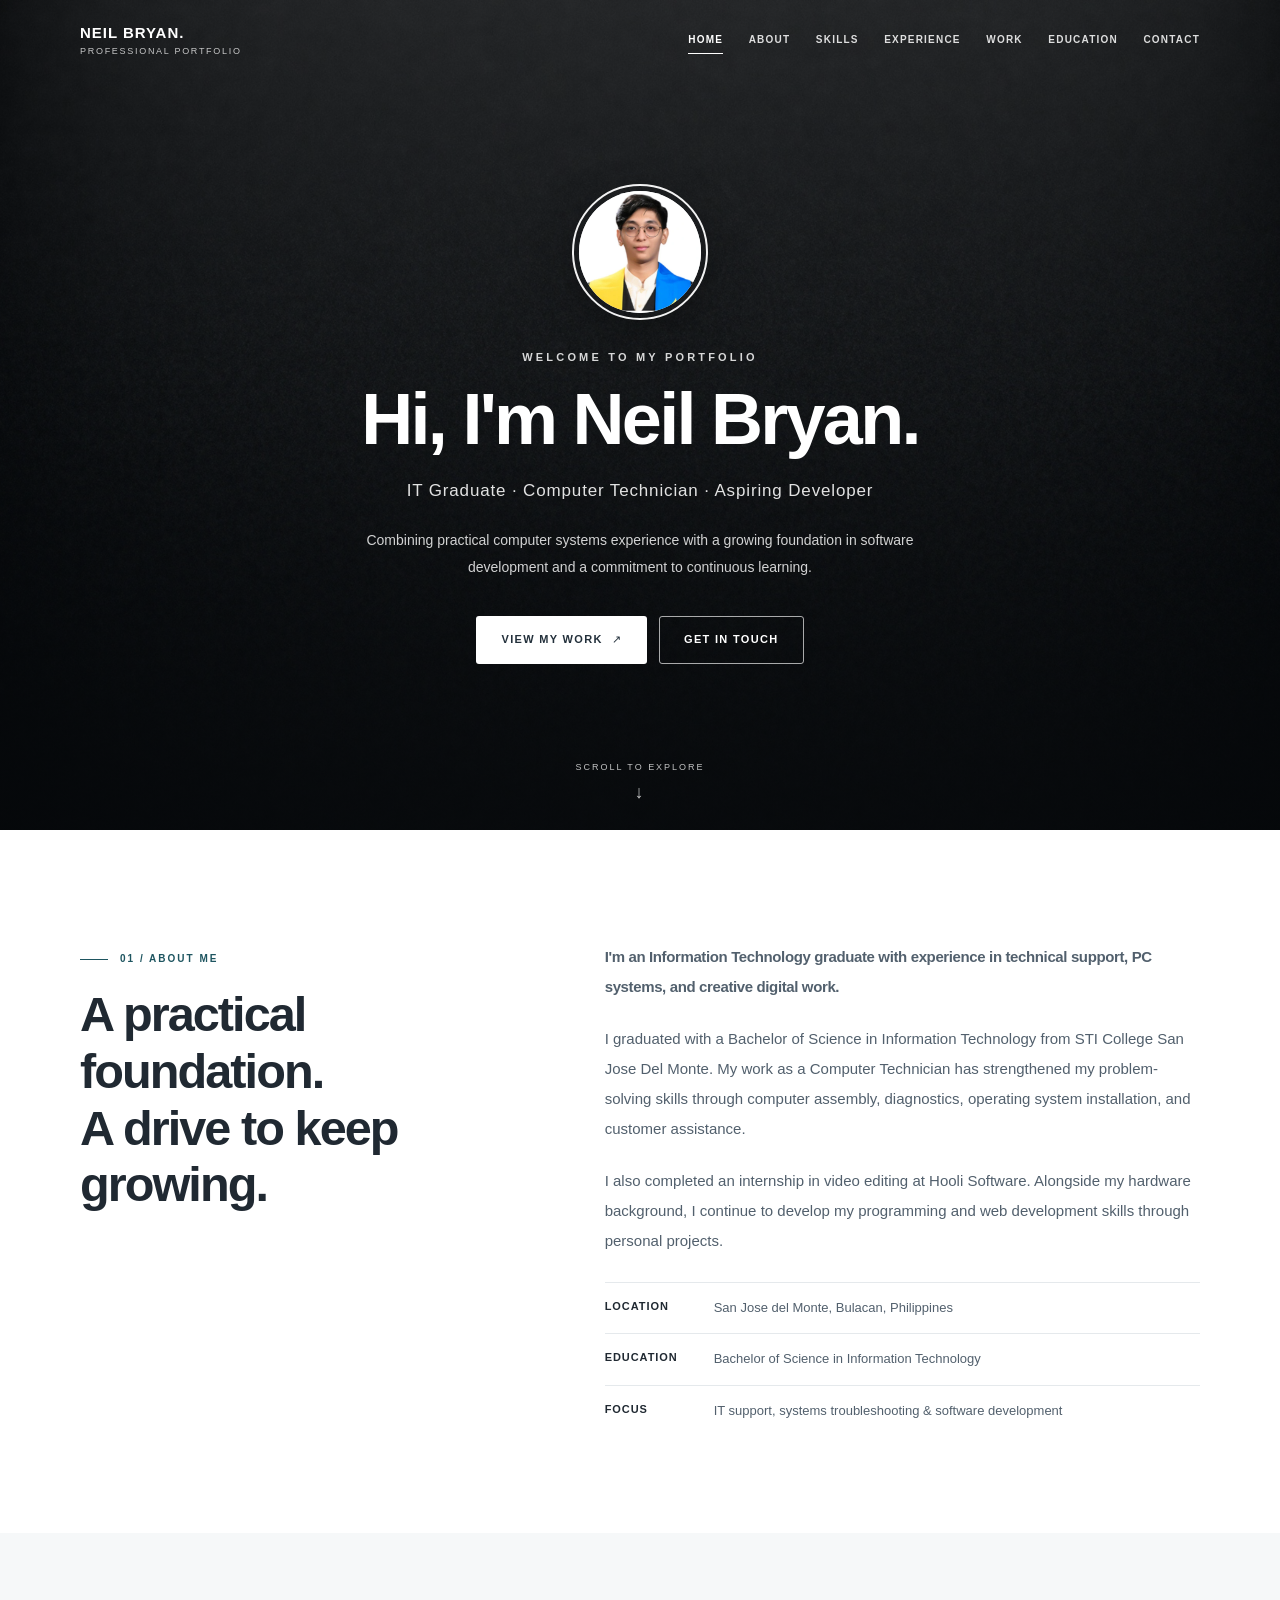
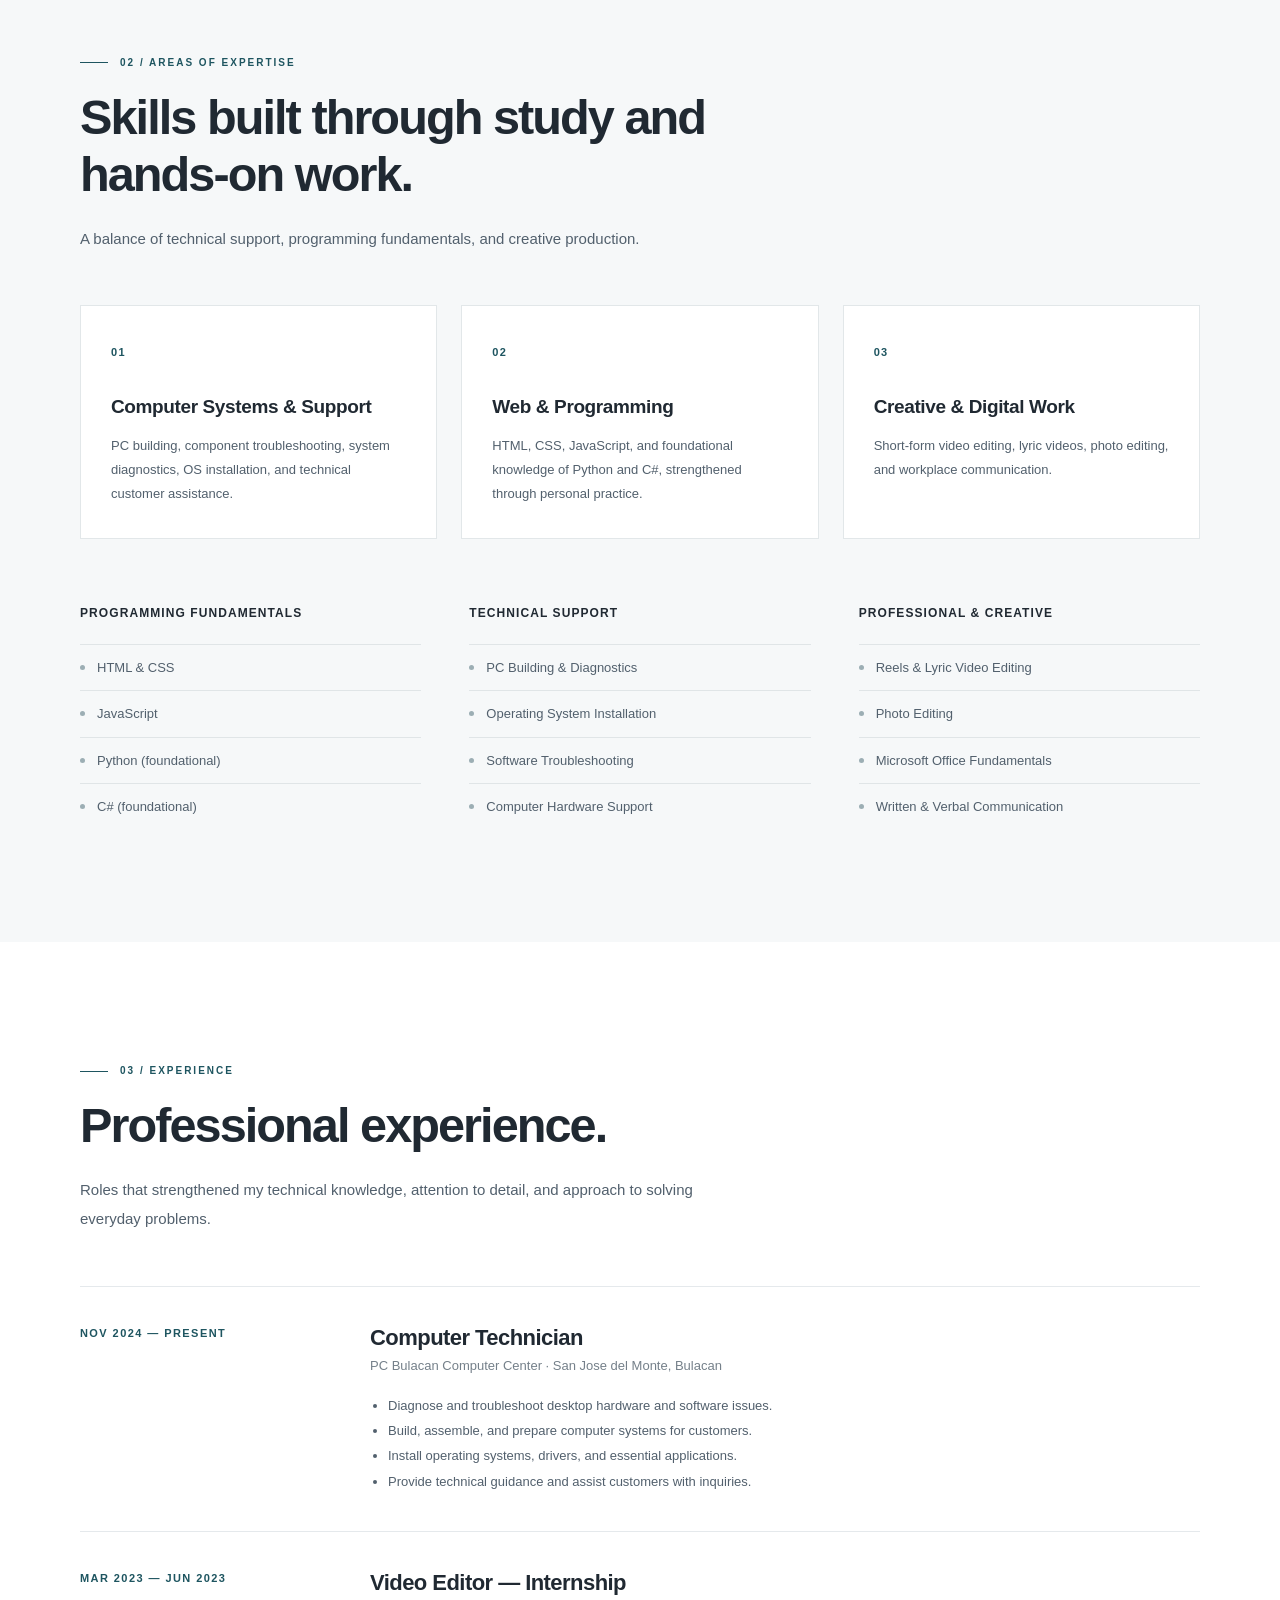
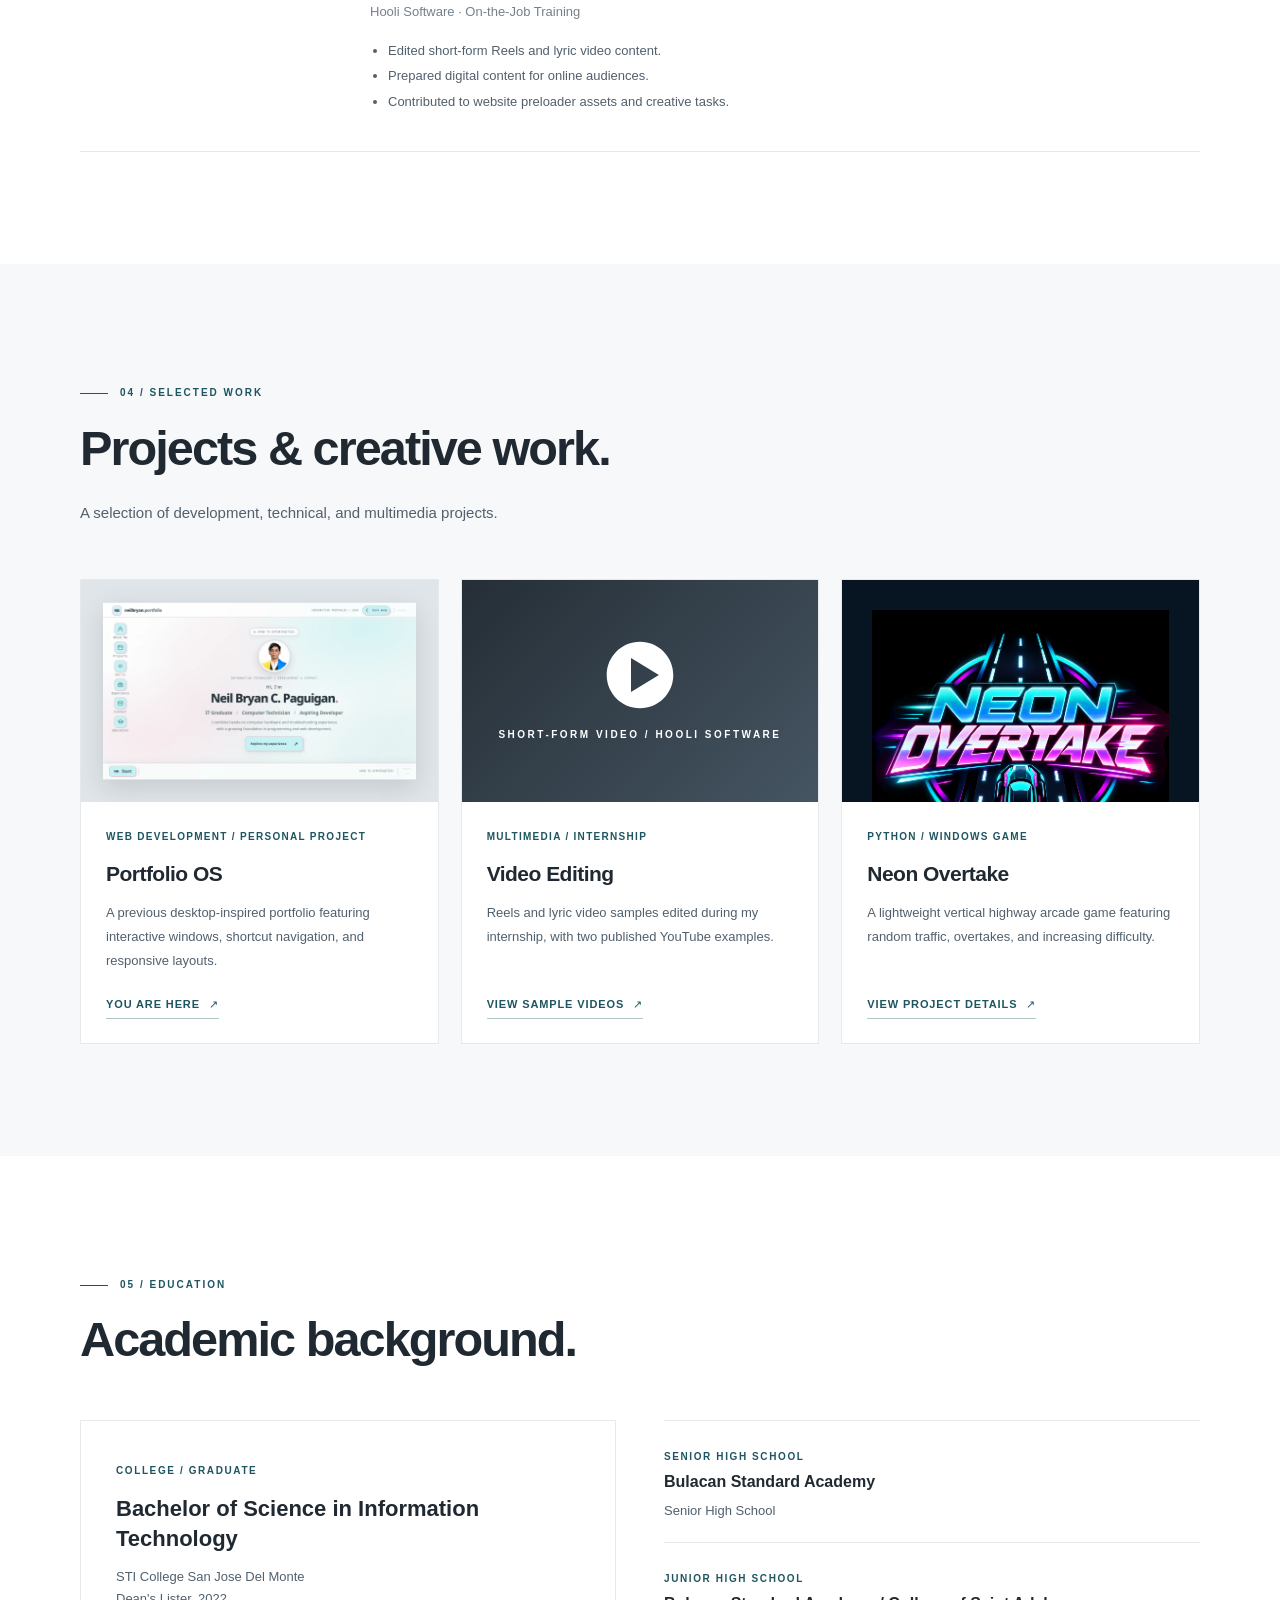
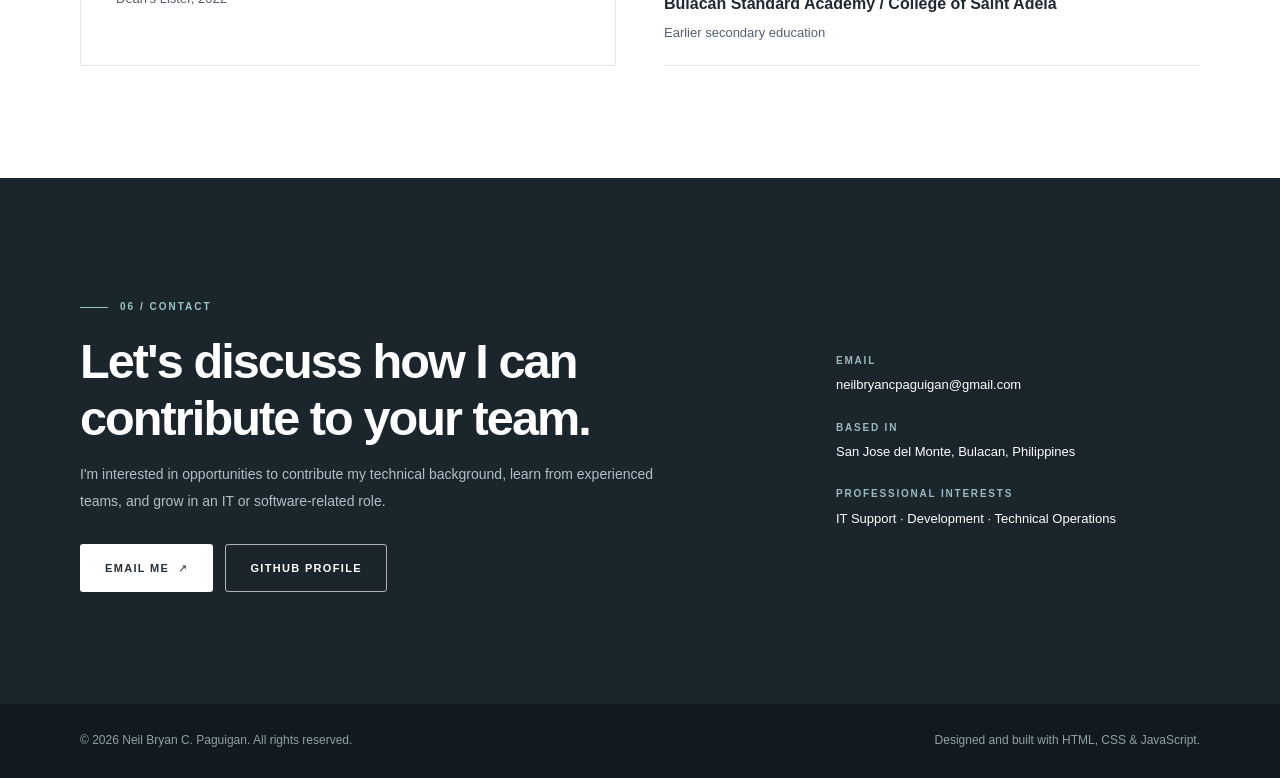
<file: index.html>
<!DOCTYPE html>
<html lang="en">
<head>
  <meta charset="UTF-8">
  <meta name="viewport" content="width=device-width, initial-scale=1, viewport-fit=cover">
  <meta name="theme-color" content="#172028">
  <meta name="description" content="Professional portfolio of Neil Bryan C. Paguigan, BS Information Technology graduate with experience in computer support, creative media and web development.">
  <meta name="author" content="Neil Bryan C. Paguigan">
  <meta property="og:type" content="website">
  <meta property="og:title" content="Neil Bryan C. Paguigan | IT & Development Portfolio">
  <meta property="og:description" content="Professional portfolio of Neil Bryan C. Paguigan, BS Information Technology graduate with experience in computer support, creative media and web development.">
  <title>Neil Bryan C. Paguigan | IT & Development Portfolio</title>
  <link rel="icon" type="image/svg+xml" href="assets/favicon.svg">
  <link rel="stylesheet" href="style.css?v=corporate-1">
</head>
<body class="home-page">
  <a class="skip-link" href="#main">Skip to main content</a>
  <!-- SITE NAVIGATION: Desktop links and accessible mobile menu -->
  <header class="site-header" id="siteHeader">
    <div class="container header-inner">
      <a class="brand" href="index.html#home" aria-label="Neil Bryan Paguigan — Home">
        NEIL BRYAN<span aria-hidden="true">.</span>
        <small>PROFESSIONAL PORTFOLIO</small>
      </a>

      <button class="nav-toggle" type="button" aria-controls="primaryNav"
              aria-expanded="false" aria-label="Open navigation">
        <span></span>
        <span></span>
        <span></span>
      </button>

      <nav id="primaryNav" class="primary-nav" aria-label="Main navigation">
        <a href="#home">Home</a>
        <a href="#about">About</a>
        <a href="#skills">Skills</a>
        <a href="#experience">Experience</a>
        <a href="#work">Work</a>
        <a href="#education">Education</a>
        <a href="#contact">Contact</a>
      </nav>
    </div>
  </header>
  <main id="main">
    <!-- 01 — FULL-WIDTH PHOTOGRAPHIC HERO -->
    <section class="hero" id="home" aria-label="Introduction">
      <div class="hero-content">
        <div class="hero-avatar">
          <img src="assets/profile.webp" alt="Neil Bryan C. Paguigan"
               width="400" height="400" fetchpriority="high">
        </div>
        <p class="hero-kicker">Welcome to my portfolio</p>
        <h1>Hi, I'm Neil Bryan.</h1>
        <p class="hero-role">IT Graduate <span aria-hidden="true">·</span> Computer Technician <span aria-hidden="true">·</span> Aspiring Developer</p>
        <p class="hero-description">
          Combining practical computer systems experience with a growing foundation
          in software development and a commitment to continuous learning.
        </p>
        <div class="hero-actions">
          <a class="btn btn-light" href="#work">View My Work <span aria-hidden="true">↗</span></a>
          <a class="btn btn-outline-light" href="#contact">Get in Touch</a>
        </div>
      </div>
      <a class="hero-scroll" href="#about">Scroll to explore</a>
    </section>

    <!-- 02 — ABOUT ME -->
    <section class="section" id="about" aria-labelledby="aboutHeading">
      <div class="container about-layout">
        <div>
          <p class="section-label">01 / About Me</p>
          <h2 class="section-title" id="aboutHeading">A practical foundation.<br> A drive to keep growing.</h2>
        </div>
        <div class="about-copy">
          <p class="about-leading">
            I'm an Information Technology graduate with experience in technical
            support, PC systems, and creative digital work.
          </p>
          <p>
            I graduated with a Bachelor of Science in Information Technology from
            STI College San Jose Del Monte. My work as a Computer Technician has
            strengthened my problem-solving skills through computer assembly,
            diagnostics, operating system installation, and customer assistance.
          </p>
          <p>
            I also completed an internship in video editing at Hooli Software.
            Alongside my hardware background, I continue to develop my programming
            and web development skills through personal projects.
          </p>
          <div class="about-facts">
            <div class="about-fact"><strong>Location</strong><span>San Jose del Monte, Bulacan, Philippines</span></div>
            <div class="about-fact"><strong>Education</strong><span>Bachelor of Science in Information Technology</span></div>
            <div class="about-fact"><strong>Focus</strong><span>IT support, systems troubleshooting &amp; software development</span></div>
          </div>
        </div>
      </div>
    </section>

    <!-- 03 — EXPERTISE AND SKILLS: informational lists, not buttons -->
    <section class="section section-alt" id="skills" aria-labelledby="skillsHeading">
      <div class="container">
        <div class="section-header">
          <p class="section-label">02 / Areas of Expertise</p>
          <h2 class="section-title" id="skillsHeading">Skills built through study and hands-on work.</h2>
          <p class="section-intro">A balance of technical support, programming fundamentals, and creative production.</p>
        </div>

        <div class="capability-grid">
          <article class="capability">
            <span class="capability-no">01</span>
            <h3>Computer Systems &amp; Support</h3>
            <p>PC building, component troubleshooting, system diagnostics, OS installation, and technical customer assistance.</p>
          </article>
          <article class="capability">
            <span class="capability-no">02</span>
            <h3>Web &amp; Programming</h3>
            <p>HTML, CSS, JavaScript, and foundational knowledge of Python and C#, strengthened through personal practice.</p>
          </article>
          <article class="capability">
            <span class="capability-no">03</span>
            <h3>Creative &amp; Digital Work</h3>
            <p>Short-form video editing, lyric videos, photo editing, and workplace communication.</p>
          </article>
        </div>

        <div class="skills-columns">
          <div>
            <h3 class="skill-heading">Programming Fundamentals</h3>
            <ul class="skill-list">
              <li>HTML &amp; CSS</li>
              <li>JavaScript</li>
              <li>Python (foundational)</li>
              <li>C# (foundational)</li>
            </ul>
          </div>
          <div>
            <h3 class="skill-heading">Technical Support</h3>
            <ul class="skill-list">
              <li>PC Building &amp; Diagnostics</li>
              <li>Operating System Installation</li>
              <li>Software Troubleshooting</li>
              <li>Computer Hardware Support</li>
            </ul>
          </div>
          <div>
            <h3 class="skill-heading">Professional &amp; Creative</h3>
            <ul class="skill-list">
              <li>Reels &amp; Lyric Video Editing</li>
              <li>Photo Editing</li>
              <li>Microsoft Office Fundamentals</li>
              <li>Written &amp; Verbal Communication</li>
            </ul>
          </div>
        </div>
      </div>
    </section>

    <!-- 04 — PROFESSIONAL EXPERIENCE -->
    <section class="section" id="experience" aria-labelledby="experienceHeading">
      <div class="container">
        <div class="section-header">
          <p class="section-label">03 / Experience</p>
          <h2 class="section-title" id="experienceHeading">Professional experience.</h2>
          <p class="section-intro">Roles that strengthened my technical knowledge, attention to detail, and approach to solving everyday problems.</p>
        </div>

        <div class="experience-list">
          <article class="experience-item">
            <div class="experience-date">Nov 2024 — Present</div>
            <div>
              <h3>Computer Technician</h3>
              <p class="experience-company">PC Bulacan Computer Center · San Jose del Monte, Bulacan</p>
              <ul>
                <li>Diagnose and troubleshoot desktop hardware and software issues.</li>
                <li>Build, assemble, and prepare computer systems for customers.</li>
                <li>Install operating systems, drivers, and essential applications.</li>
                <li>Provide technical guidance and assist customers with inquiries.</li>
              </ul>
            </div>
          </article>
          <article class="experience-item">
            <div class="experience-date">Mar 2023 — Jun 2023</div>
            <div>
              <h3>Video Editor — Internship</h3>
              <p class="experience-company">Hooli Software · On-the-Job Training</p>
              <ul>
                <li>Edited short-form Reels and lyric video content.</li>
                <li>Prepared digital content for online audiences.</li>
                <li>Contributed to website preloader assets and creative tasks.</li>
              </ul>
            </div>
          </article>
        </div>
      </div>
    </section>

    <!-- 05 — PROJECTS -->
    <section class="section section-alt" id="work" aria-labelledby="workHeading">
      <div class="container">
        <div class="section-header">
          <p class="section-label">04 / Selected Work</p>
          <h2 class="section-title" id="workHeading">Projects &amp; creative work.</h2>
          <p class="section-intro">A selection of development, technical, and multimedia projects.</p>
        </div>

        <div class="work-grid">
          <article class="work-card">
            <div class="work-art art-portfolio">
              <img src="assets/portfolio-os.webp" alt="Screenshot of desktop-inspired Portfolio OS website"
                   loading="lazy" width="1050" height="650">
            </div>
            <div class="work-body">
              <span class="work-category">Web Development / Personal Project</span>
              <h3>Portfolio OS</h3>
              <p>A previous desktop-inspired portfolio featuring interactive windows, shortcut navigation, and responsive layouts.</p>
              <a class="work-link" href=""
                 target="_blank" rel="noopener noreferrer">You are Here<span aria-hidden="true">↗</span></a>
            </div>
          </article>

          <article class="work-card">
            <div class="work-art art-video" aria-hidden="true">
              <div class="video-art-inner">
                <svg viewBox="0 0 80 80" aria-hidden="true"><path d="M40 3C19.6 3 3 19.6 3 40s16.6 37 37 37 37-16.6 37-37S60.4 3 40 3Zm-10 18 31 19-31 19V21Z"/></svg>
                <span>Short-Form Video / Hooli Software</span>
              </div>
            </div>
            <div class="work-body">
              <span class="work-category">Multimedia / Internship</span>
              <h3>Video Editing</h3>
              <p>Reels and lyric video samples edited during my internship, with two published YouTube examples.</p>
              <a class="work-link" href="video-editing.html">View sample videos <span aria-hidden="true">↗</span></a>
            </div>
          </article>

          <article class="work-card">
            <div class="work-art art-game">
              <img src="assets/neon-overtake/logo.webp" alt="Neon Overtake game artwork"
                   loading="lazy" width="1254" height="1254">
            </div>
            <div class="work-body">
              <span class="work-category">Python / Windows Game</span>
              <h3>Neon Overtake</h3>
              <p>A lightweight vertical highway arcade game featuring random traffic, overtakes, and increasing difficulty.</p>
              <a class="work-link" href="neon-overtake.html">View project details <span aria-hidden="true">↗</span></a>
            </div>
          </article>
        </div>
      </div>
    </section>

    <!-- 06 — EDUCATION -->
    <section class="section" id="education" aria-labelledby="educationHeading">
      <div class="container">
        <div class="section-header">
          <p class="section-label">05 / Education</p>
          <h2 class="section-title" id="educationHeading">Academic background.</h2>
        </div>
        <div class="education-layout">
          <article class="education-primary">
            <span class="education-tag">College / Graduate</span>
            <h3>Bachelor of Science in Information Technology</h3>
            <p>STI College San Jose Del Monte</p>
            <p>Dean's Lister, 2022</p>
          </article>
          <div class="education-secondary">
            <article>
              <span class="education-tag">Senior High School</span>
              <h3>Bulacan Standard Academy</h3>
              <p>Senior High School</p>
            </article>
            <article>
              <span class="education-tag">Junior High School</span>
              <h3>Bulacan Standard Academy / College of Saint Adela</h3>
              <p>Earlier secondary education</p>
            </article>
          </div>
        </div>
      </div>
    </section>

    <!-- 07 — CONTACT -->
    <section class="section section-dark" id="contact" aria-labelledby="contactHeading">
      <div class="container contact-layout">
        <div>
          <p class="section-label">06 / Contact</p>
          <h2 class="section-title" id="contactHeading">Let's discuss how I can contribute to your team.</h2>
          <p class="contact-copy">
            I'm interested in opportunities to contribute my technical background,
            learn from experienced teams, and grow in an IT or software-related role.
          </p>
          <div class="contact-actions">
            <a class="btn btn-light" href="mailto:neilbryancpaguigan@gmail.com">Email Me <span aria-hidden="true">↗</span></a>
            <a class="btn btn-outline-light" href="https://github.com/NiruPH8"
               target="_blank" rel="noopener noreferrer">GitHub Profile</a>
          </div>
        </div>
        <div class="contact-details">
          <div>
            <strong>Email</strong>
            <a href="mailto:neilbryancpaguigan@gmail.com">neilbryancpaguigan@gmail.com</a>
          </div>
          <div>
            <strong>Based in</strong>
            <span>San Jose del Monte, Bulacan, Philippines</span>
          </div>
          <div>
            <strong>Professional Interests</strong>
            <span>IT Support · Development · Technical Operations</span>
          </div>
        </div>
      </div>
    </section>
  </main>
  <!-- FOOTER -->
  <footer class="footer">
    <div class="container footer-inner">
      <span>© <span data-current-year>2026</span> Neil Bryan C. Paguigan. All rights reserved.</span>
      <span>Designed and built with HTML, CSS &amp; JavaScript.</span>
    </div>
  </footer>

  <script defer src="script.js?v=corporate-1"></script>
</body>
</html>
</file>
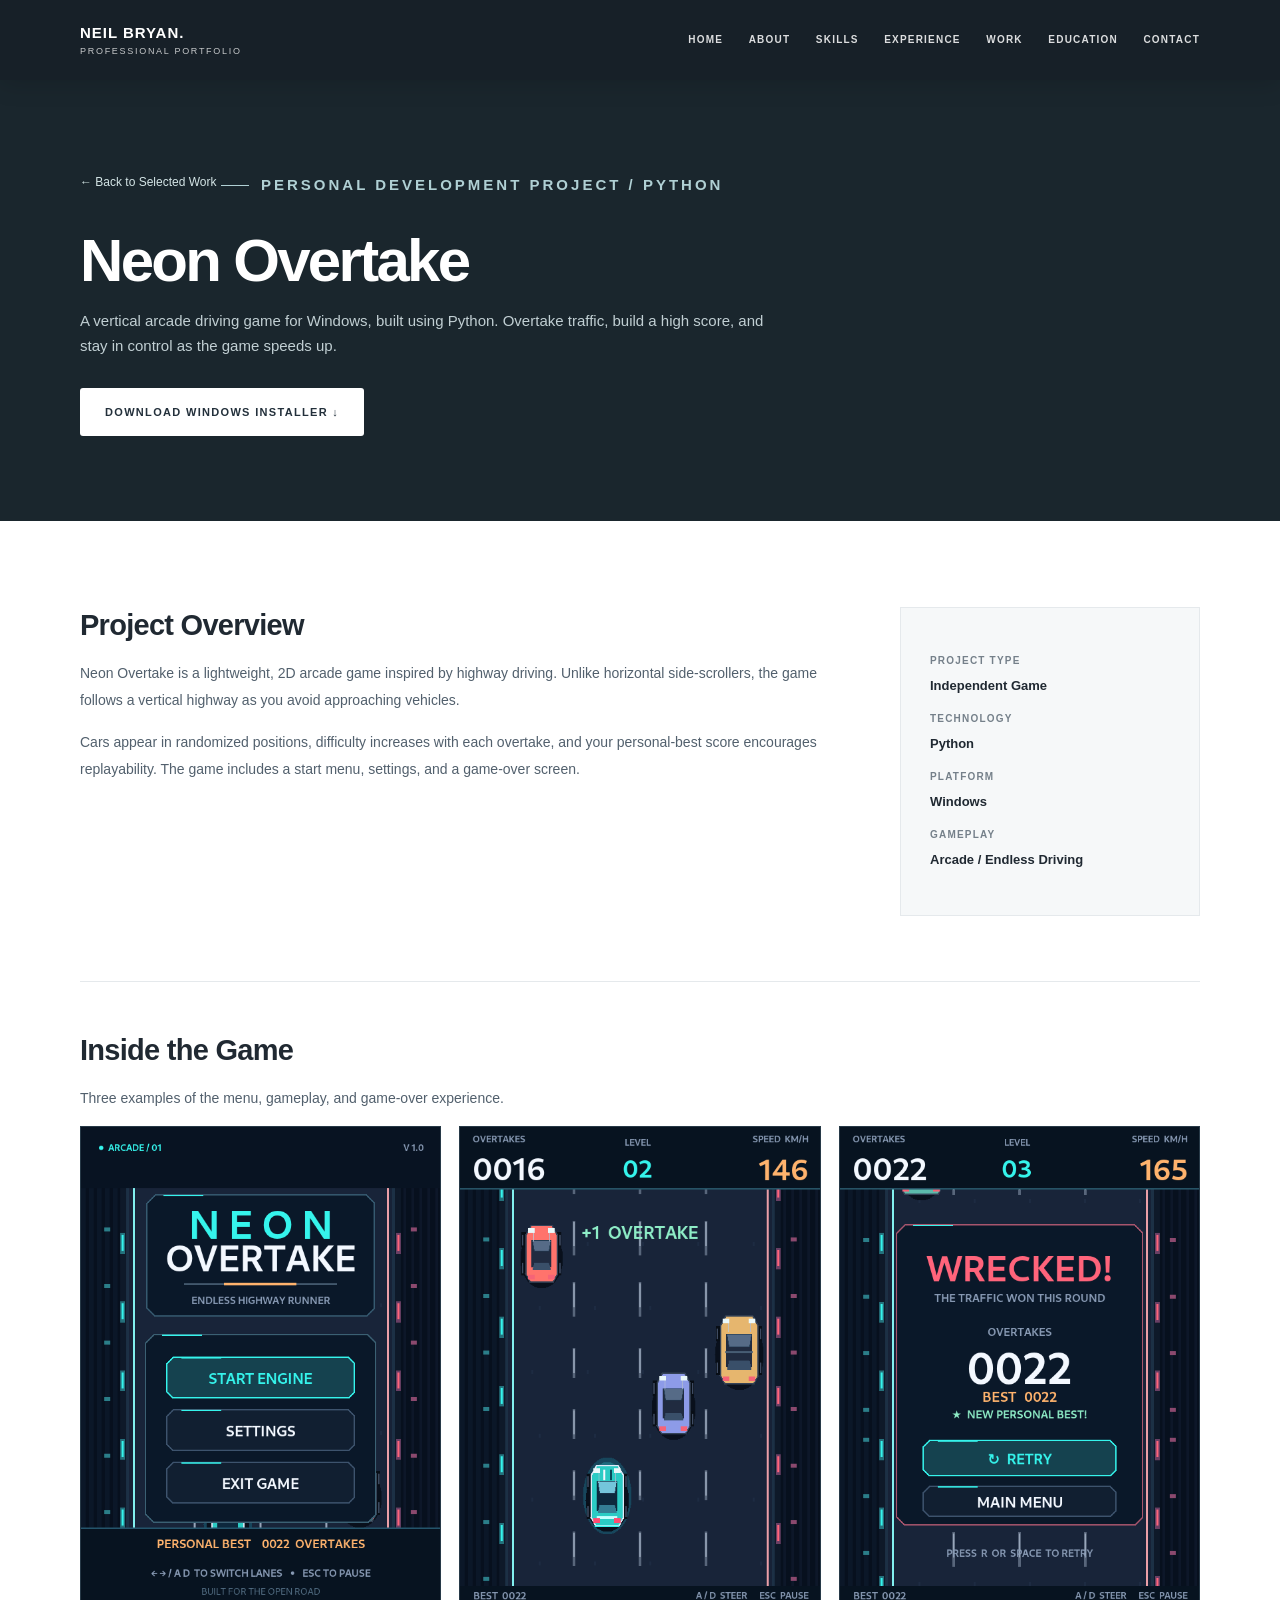
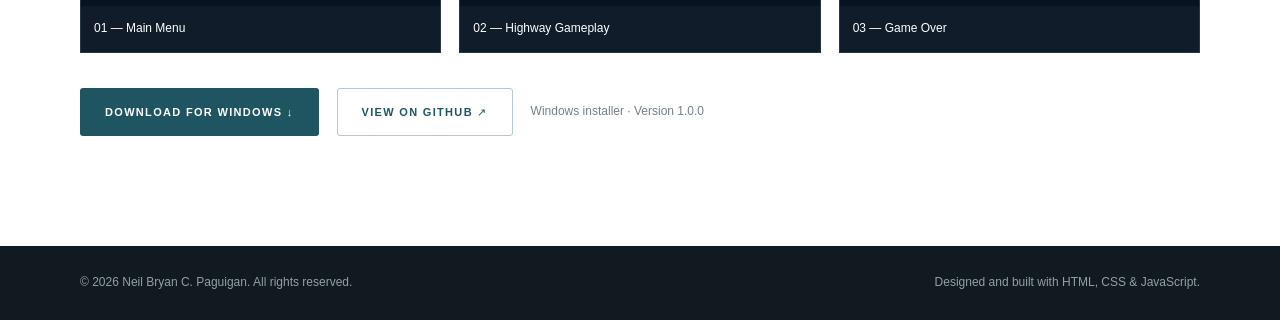
<file: neon-overtake.html>
<!DOCTYPE html>
<html lang="en">
<head>
  <meta charset="UTF-8">
  <meta name="viewport" content="width=device-width, initial-scale=1, viewport-fit=cover">
  <meta name="theme-color" content="#172028">
  <meta name="description" content="Neon Overtake: a lightweight Python-built Windows highway driving arcade game.">
  <meta name="author" content="Neil Bryan C. Paguigan">
  <meta property="og:type" content="website">
  <meta property="og:title" content="Neon Overtake | Neil Bryan C. Paguigan">
  <meta property="og:description" content="Neon Overtake: a lightweight Python-built Windows highway driving arcade game.">
  <title>Neon Overtake | Neil Bryan C. Paguigan</title>
  <link rel="icon" type="image/svg+xml" href="assets/favicon.svg">
  <link rel="stylesheet" href="style.css?v=corporate-1">
</head>
<body class="detail-page">
  <a class="skip-link" href="#main">Skip to main content</a>
  <!-- SITE NAVIGATION: Desktop links and accessible mobile menu -->
  <header class="site-header is-solid" id="siteHeader">
    <div class="container header-inner">
      <a class="brand" href="index.html#home" aria-label="Neil Bryan Paguigan — Home">
        NEIL BRYAN<span aria-hidden="true">.</span>
        <small>PROFESSIONAL PORTFOLIO</small>
      </a>

      <button class="nav-toggle" type="button" aria-controls="primaryNav"
              aria-expanded="false" aria-label="Open navigation">
        <span></span>
        <span></span>
        <span></span>
      </button>

      <nav id="primaryNav" class="primary-nav" aria-label="Main navigation">
        <a href="index.html#home">Home</a>
        <a href="index.html#about">About</a>
        <a href="index.html#skills">Skills</a>
        <a href="index.html#experience">Experience</a>
        <a href="index.html#work">Work</a>
        <a href="index.html#education">Education</a>
        <a href="index.html#contact">Contact</a>
      </nav>
    </div>
  </header>
  <main id="main">
    <section class="case-hero">
      <div class="container">
        <a class="case-back" href="index.html#work">← Back to Selected Work</a>
        <p class="section-label">Personal Development Project / Python</p>
        <h1>Neon Overtake</h1>
        <p>A vertical arcade driving game for Windows, built using Python. Overtake traffic, build a high score, and stay in control as the game speeds up.</p>
        <a class="btn btn-light"
           href="https://github.com/NiruPH8/NeonOvertake/releases/download/1.0.0/NeonOvertake-Setup-v1.0.0.exe">
          Download Windows Installer ↓
        </a>
      </div>
    </section>

    <section class="case-body">
      <div class="container">
        <div class="case-columns">
          <div>
            <h2>Project Overview</h2>
            <p>
              Neon Overtake is a lightweight, 2D arcade game inspired by
              highway driving. Unlike horizontal side-scrollers, the game
              follows a vertical highway as you avoid approaching vehicles.
            </p>
            <p>
              Cars appear in randomized positions, difficulty increases with
              each overtake, and your personal-best score encourages replayability.
              The game includes a start menu, settings, and a game-over screen.
            </p>
          </div>
          <aside class="case-aside" aria-label="Project information">
            <dl>
              <dt>Project Type</dt><dd>Independent Game</dd>
              <dt>Technology</dt><dd>Python</dd>
              <dt>Platform</dt><dd>Windows</dd>
              <dt>Gameplay</dt><dd>Arcade / Endless Driving</dd>
            </dl>
          </aside>
        </div>

        <hr class="case-divider">
        <h2>Inside the Game</h2>
        <p>Three examples of the menu, gameplay, and game-over experience.</p>
        <div class="screen-gallery">
          <figure>
            <img src="assets/neon-overtake/preview-menu.png" alt="Neon Overtake main menu"
                 loading="lazy" width="540" height="720">
            <figcaption>01 — Main Menu</figcaption>
          </figure>
          <figure>
            <img src="assets/neon-overtake/preview-gameplay.png" alt="Neon Overtake highway gameplay"
                 loading="lazy" width="540" height="720">
            <figcaption>02 — Highway Gameplay</figcaption>
          </figure>
          <figure>
            <img src="assets/neon-overtake/preview-gameover.png" alt="Neon Overtake game-over screen"
                 loading="lazy" width="540" height="720">
            <figcaption>03 — Game Over</figcaption>
          </figure>
        </div>

        <div class="case-cta">
          <a class="btn btn-primary"
             href="https://github.com/NiruPH8/NeonOvertake/releases/download/1.0.0/NeonOvertake-Setup-v1.0.0.exe">
            Download for Windows ↓
          </a>
          <a class="btn btn-outline" href="https://github.com/NiruPH8/NeonOvertake"
             target="_blank" rel="noopener noreferrer">View on GitHub ↗</a>
          <span class="case-note">Windows installer · Version 1.0.0</span>
        </div>
      </div>
    </section>
  </main>
  <!-- FOOTER -->
  <footer class="footer">
    <div class="container footer-inner">
      <span>© <span data-current-year>2026</span> Neil Bryan C. Paguigan. All rights reserved.</span>
      <span>Designed and built with HTML, CSS &amp; JavaScript.</span>
    </div>
  </footer>

  <script defer src="script.js?v=corporate-1"></script>
</body>
</html>
</file>
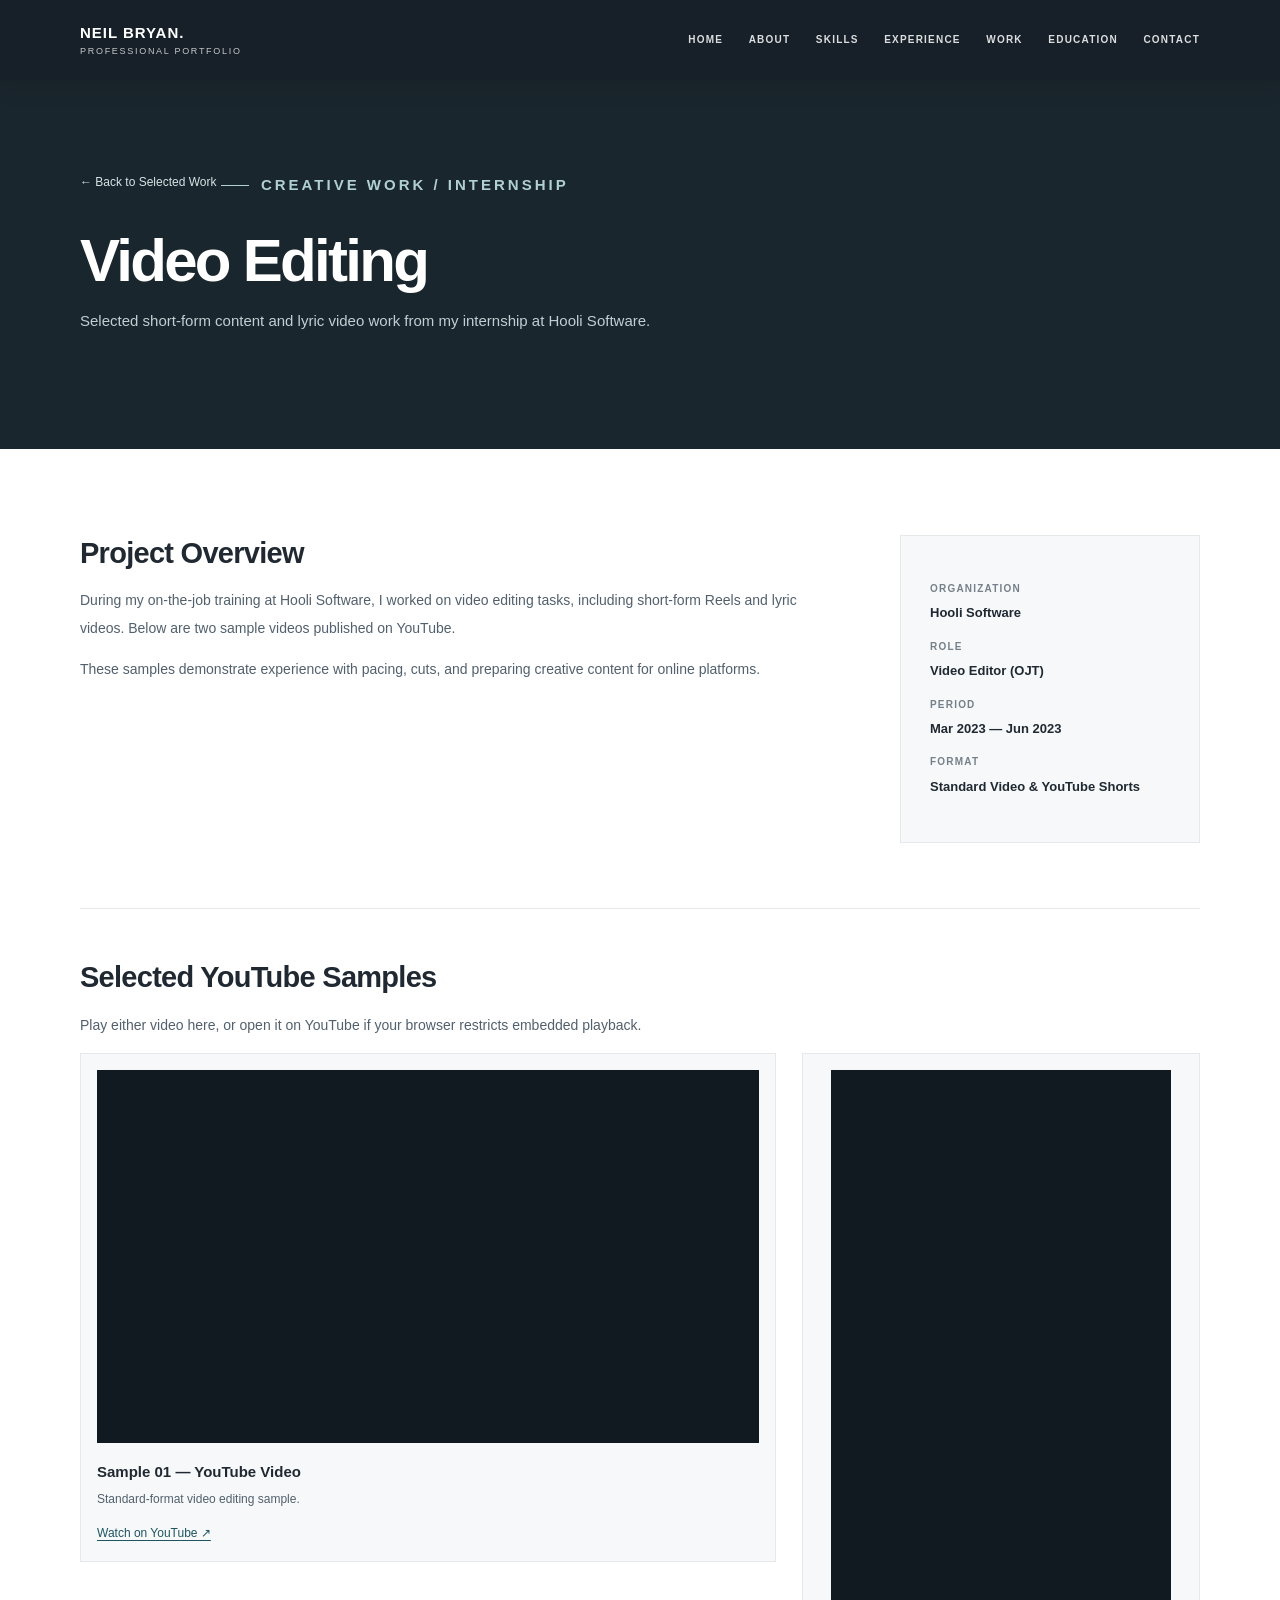
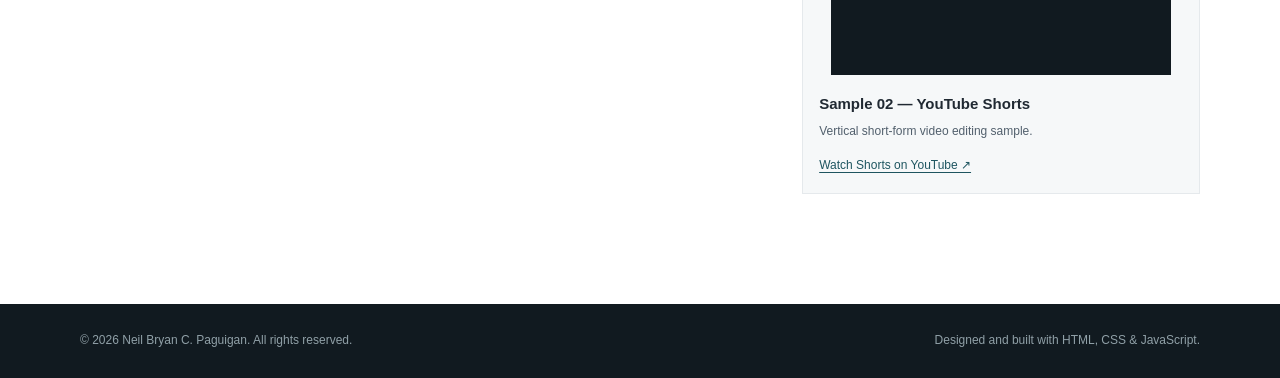
<file: video-editing.html>
<!DOCTYPE html>
<html lang="en">
<head>
  <meta charset="UTF-8">
  <meta name="viewport" content="width=device-width, initial-scale=1, viewport-fit=cover">
  <meta name="theme-color" content="#172028">
  <meta name="description" content="Video editing samples from Neil Bryan C. Paguigan’s internship at Hooli Software.">
  <meta name="author" content="Neil Bryan C. Paguigan">
  <meta property="og:type" content="website">
  <meta property="og:title" content="Video Editing | Neil Bryan C. Paguigan">
  <meta property="og:description" content="Video editing samples from Neil Bryan C. Paguigan’s internship at Hooli Software.">
  <title>Video Editing | Neil Bryan C. Paguigan</title>
  <link rel="icon" type="image/svg+xml" href="assets/favicon.svg">
  <link rel="stylesheet" href="style.css?v=corporate-1">
</head>
<body class="detail-page">
  <a class="skip-link" href="#main">Skip to main content</a>
  <!-- SITE NAVIGATION: Desktop links and accessible mobile menu -->
  <header class="site-header is-solid" id="siteHeader">
    <div class="container header-inner">
      <a class="brand" href="index.html#home" aria-label="Neil Bryan Paguigan — Home">
        NEIL BRYAN<span aria-hidden="true">.</span>
        <small>PROFESSIONAL PORTFOLIO</small>
      </a>

      <button class="nav-toggle" type="button" aria-controls="primaryNav"
              aria-expanded="false" aria-label="Open navigation">
        <span></span>
        <span></span>
        <span></span>
      </button>

      <nav id="primaryNav" class="primary-nav" aria-label="Main navigation">
        <a href="index.html#home">Home</a>
        <a href="index.html#about">About</a>
        <a href="index.html#skills">Skills</a>
        <a href="index.html#experience">Experience</a>
        <a href="index.html#work">Work</a>
        <a href="index.html#education">Education</a>
        <a href="index.html#contact">Contact</a>
      </nav>
    </div>
  </header>
  <main id="main">
    <section class="case-hero">
      <div class="container">
        <a class="case-back" href="index.html#work">← Back to Selected Work</a>
        <p class="section-label">Creative Work / Internship</p>
        <h1>Video Editing</h1>
        <p>Selected short-form content and lyric video work from my internship at Hooli Software.</p>
      </div>
    </section>

    <section class="case-body">
      <div class="container">
        <div class="case-columns">
          <div>
            <h2>Project Overview</h2>
            <p>
              During my on-the-job training at Hooli Software, I worked on
              video editing tasks, including short-form Reels and lyric videos.
              Below are two sample videos published on YouTube.
            </p>
            <p>
              These samples demonstrate experience with pacing, cuts, and
              preparing creative content for online platforms.
            </p>
          </div>
          <aside class="case-aside" aria-label="Project information">
            <dl>
              <dt>Organization</dt><dd>Hooli Software</dd>
              <dt>Role</dt><dd>Video Editor (OJT)</dd>
              <dt>Period</dt><dd>Mar 2023 — Jun 2023</dd>
              <dt>Format</dt><dd>Standard Video &amp; YouTube Shorts</dd>
            </dl>
          </aside>
        </div>

        <hr class="case-divider">
        <h2>Selected YouTube Samples</h2>
        <p>Play either video here, or open it on YouTube if your browser restricts embedded playback.</p>

        <div class="video-samples">
          <article class="video-sample">
            <div class="video-frame">
              <iframe src="https://www.youtube-nocookie.com/embed/UKLAP0LVAnY"
                      title="YouTube video editing sample" loading="lazy"
                      referrerpolicy="strict-origin-when-cross-origin"
                      allow="accelerometer; autoplay; clipboard-write; encrypted-media; gyroscope; picture-in-picture; web-share"
                      allowfullscreen></iframe>
            </div>
            <h3>Sample 01 — YouTube Video</h3>
            <p>Standard-format video editing sample.</p>
            <a class="text-link" href="https://www.youtube.com/watch?v=UKLAP0LVAnY"
               target="_blank" rel="noopener noreferrer">Watch on YouTube ↗</a>
          </article>
          <article class="video-sample">
            <div class="video-frame video-frame--short">
              <iframe src="https://www.youtube-nocookie.com/embed/x6o4ny98lG0"
                      title="YouTube Shorts video editing sample" loading="lazy"
                      referrerpolicy="strict-origin-when-cross-origin"
                      allow="accelerometer; autoplay; clipboard-write; encrypted-media; gyroscope; picture-in-picture; web-share"
                      allowfullscreen></iframe>
            </div>
            <h3>Sample 02 — YouTube Shorts</h3>
            <p>Vertical short-form video editing sample.</p>
            <a class="text-link" href="https://www.youtube.com/shorts/x6o4ny98lG0"
               target="_blank" rel="noopener noreferrer">Watch Shorts on YouTube ↗</a>
          </article>
        </div>
      </div>
    </section>
  </main>
  <!-- FOOTER -->
  <footer class="footer">
    <div class="container footer-inner">
      <span>© <span data-current-year>2026</span> Neil Bryan C. Paguigan. All rights reserved.</span>
      <span>Designed and built with HTML, CSS &amp; JavaScript.</span>
    </div>
  </footer>

  <script defer src="script.js?v=corporate-1"></script>
</body>
</html>
</file>
<file: style.css>
/* ============================================================
   NEIL BRYAN C. PAGUIGAN — PROFESSIONAL PORTFOLIO
   Standard HTML/CSS/JS — responsive across desktop and mobile.
   01. Tokens & reset   02. Header / mobile nav   03. Hero
   04. Sections         05. Work / timeline       06. Footer
   07. Case-study pages  08. Responsive / accessibility
   ============================================================ */

/* 01 — COLORS, TYPOGRAPHY, GLOBAL RESET */
:root {
  color-scheme: light;
  --ink: #202932;
  --ink-soft: #52606d;
  --muted: #75808a;
  --line: #e5e9ec;
  --paper: #ffffff;
  --subtle: #f6f8f9;
  --accent: #1e5560;
  --accent-hover: #17434b;
  --shadow: 0 22px 65px rgba(23, 37, 44, .08);
  --container: 1120px;
  font-family: -apple-system, BlinkMacSystemFont, "Segoe UI", Roboto, Helvetica, Arial, sans-serif;
  font-synthesis: none;
  -webkit-font-smoothing: antialiased;
  text-rendering: optimizeLegibility;
}
*, *::before, *::after { box-sizing: border-box; }
html { scroll-behavior: smooth; scroll-padding-top: 88px; }
body { margin: 0; min-width: 320px; background: var(--paper); color: var(--ink); line-height: 1.65; }
body.nav-open { overflow: hidden; }
img, svg { max-width: 100%; }
img { display: block; }
a { color: inherit; text-decoration: none; }
button { font: inherit; }
button, a { -webkit-tap-highlight-color: transparent; }
:focus-visible { outline: 3px solid #4ca2b0; outline-offset: 4px; }
::selection { background: #c3e6e3; color: #102c33; }
.container { width: min(calc(100% - 64px), var(--container)); margin-inline: auto; }
.skip-link { position: fixed; z-index: 999; left: 15px; top: -100px; background: white; color: black; padding: 10px 16px; }
.skip-link:focus { top: 12px; }

/* 02 — TRANSPARENT TOP NAVIGATION / SMALL-SCREEN DRAWER */
.site-header { position: fixed; z-index: 100; top: 0; left: 0; right: 0; color: #fff; transition: background .25s ease, box-shadow .25s ease; }
.site-header.is-scrolled, .site-header.is-solid, .site-header.menu-active { background: #172028; box-shadow: 0 2px 24px rgba(0,0,0,.17); }
.header-inner { min-height: 80px; display: flex; align-items: center; justify-content: space-between; gap: 20px; }
.brand { font-size: 15px; line-height: 1.2; font-weight: 750; letter-spacing: .065em; white-space: nowrap; }
.brand small { display: block; margin-top: 4px; font-weight: 500; font-size: 9px; letter-spacing: .19em; color: rgba(255,255,255,.75); }
.primary-nav { display: flex; align-items: center; gap: clamp(13px,2vw,31px); }
.primary-nav a { position: relative; display: inline-block; padding: 10px 0; font-size: 10px; font-weight: 700; letter-spacing: .12em; color: rgba(255,255,255,.85); text-transform: uppercase; }
.primary-nav a::after { content:""; position: absolute; left: 0; right: 100%; bottom: 4px; height: 1px; background: #fff; transition: right .2s; }
.primary-nav a:hover, .primary-nav a[aria-current="location"] { color: #fff; }
.primary-nav a:hover::after, .primary-nav a[aria-current="location"]::after { right: 0; }
.nav-toggle { display: none; justify-content: center; align-items: center; flex-direction: column; gap: 5px; width: 44px; height: 44px; border: 1px solid rgba(255,255,255,.5); background: transparent; border-radius: 3px; color: #fff; cursor: pointer; }
.nav-toggle > span { width: 19px; height: 2px; background: currentColor; transition: transform .2s, opacity .2s; }
.nav-toggle[aria-expanded="true"] > span:first-child { transform: translateY(7px) rotate(45deg); }
.nav-toggle[aria-expanded="true"] > span:nth-child(2) { opacity: 0; }
.nav-toggle[aria-expanded="true"] > span:last-child { transform: translateY(-7px) rotate(-45deg); }

/* 03 — LANDSCAPE HERO & CIRCULAR PROFILE */
.hero { position: relative; min-height: 700px; min-height: min(830px, 100svh); display: grid; place-items: center; isolation: isolate; color: #fff; text-align: center; background: #19242b; }
.hero::before { content:""; position: absolute; inset: 0; z-index: -2; background-image: url("assets/hero-texture.png"); background-position: center center; background-size: cover; }
.hero::after { content:""; position: absolute; inset: 0; z-index: -1; background: linear-gradient(180deg, rgba(8,12,16,.46), rgba(8,12,16,.60) 46%, rgba(6,9,12,.82)); }
.hero-content { padding-top: 95px; padding-bottom: 78px; width: min(840px, calc(100% - 34px)); }
.hero-avatar { width: 136px; height: 136px; margin: 0 auto 28px; padding: 5px; border: 2px solid rgba(255,255,255,.94); border-radius: 50%; box-shadow: 0 12px 42px rgba(0,0,0,.28); }
.hero-avatar img { width: 100%; height: 100%; border-radius: 50%; object-fit: cover; object-position: 50% 26%; background: #edf1f2; }
.hero-kicker { margin: 0 0 13px; font-size: 11px; font-weight: 700; letter-spacing: .29em; text-transform: uppercase; color: rgba(255,255,255,.83); }
.hero h1 { margin: 0; font-size: clamp(39px,5.7vw,72px); line-height: 1.12; letter-spacing: -.038em; font-weight: 750; }
.hero-role { margin: 18px auto 0; max-width: 690px; color: rgba(255,255,255,.88); letter-spacing: .05em; font-size: clamp(13px,1.6vw,17px); font-weight: 500; }
.hero-description { margin: 22px auto 0; max-width: 555px; color: rgba(255,255,255,.81); font-size: 14px; line-height: 1.9; }
.hero-actions { display: flex; justify-content: center; flex-wrap: wrap; gap: 12px; margin-top: 35px; }
.btn { display: inline-flex; align-items: center; justify-content: center; gap: 9px; min-height: 48px; padding: 12px 24px; border: 1px solid transparent; border-radius: 3px; cursor: pointer; font-size: 11px; font-weight: 750; letter-spacing: .12em; text-transform: uppercase; transition: background .2s,border-color .2s,transform .2s; }
.btn:hover { transform: translateY(-2px); }
.btn-primary { background: var(--accent); color: white; }
.btn-primary:hover { background: var(--accent-hover); }
.btn-light { background: #fff; color: #23303b; }
.btn-light:hover { background: #eef4f5; }
.btn-outline-light { border-color: rgba(255,255,255,.65); color: #fff; }
.btn-outline-light:hover { background: rgba(255,255,255,.13); }
.btn-outline { color: var(--accent); border-color: #b4c9cd; background: transparent; }
.btn-outline:hover { background: #eef6f6; border-color: var(--accent); }
.hero-scroll { position: absolute; left: 50%; bottom: 22px; transform: translateX(-50%); font-size: 9px; letter-spacing: .22em; text-transform: uppercase; opacity: .75; }
.hero-scroll::after { content: "↓"; display: block; font-size: 18px; margin-top: 3px; }

/* 04 — SHARED SECTIONS */
.section { padding: 112px 0; }
.section-alt { background: var(--subtle); }
.section-dark { background: #1a252c; color: #fff; }
.section-label { display: inline-flex; gap: 12px; align-items: center; margin: 0 0 18px; color: var(--accent); font-size: 10px; font-weight: 750; letter-spacing: .2em; text-transform: uppercase; }
.section-label::before { content: ""; display: block; width: 28px; height: 1px; background: currentColor; }
.section-dark .section-label { color: #9ac6c8; }
.section-header { max-width: 690px; margin: 0 0 52px; }
.section-title { margin: 0; font-size: clamp(31px,3.8vw,49px); font-weight: 700; letter-spacing: -.04em; line-height: 1.17; }
.section-intro { margin: 21px 0 0; max-width: 640px; color: var(--ink-soft); font-size: 15px; line-height: 1.95; }
.about-layout { display: grid; grid-template-columns: .83fr 1.17fr; gap: clamp(40px,8vw,112px); align-items: start; }
.about-leading { font-size: 29px; font-weight: 650; line-height: 1.42; letter-spacing: -.025em; }
.about-copy p { margin: 0 0 22px; color: var(--ink-soft); font-size: 15px; line-height: 2; }
.about-facts { display: grid; gap: 15px; margin-top: 26px; }
.about-fact { display: grid; grid-template-columns: 92px 1fr; gap: 17px; border-top: 1px solid var(--line); padding-top: 14px; font-size: 13px; }
.about-fact strong { font-size: 11px; text-transform: uppercase; letter-spacing: .085em; }
.about-fact span { color: var(--ink-soft); }

/* SPECIALTIES / NON-INTERACTIVE SKILL LISTS */
.capability-grid { display: grid; grid-template-columns: repeat(3,minmax(0,1fr)); gap: 24px; }
.capability { padding: 32px 30px; border: 1px solid #e2e7e9; background: white; }
.capability-no { font-size: 11px; font-weight: 700; color: var(--accent); letter-spacing: .12em; }
.capability h3 { margin: 26px 0 12px; font-size: 19px; letter-spacing: -.02em; }
.capability p { margin: 0; color: var(--ink-soft); font-size: 13px; line-height: 1.85; }
.skills-columns { display: grid; grid-template-columns: repeat(3,minmax(0,1fr)); gap: 48px; margin-top: 65px; }
.skill-heading { margin: 0 0 20px; font-size: 12px; letter-spacing: .09em; text-transform: uppercase; }
.skill-list { list-style: none; padding: 0; margin: 0; }
.skill-list li { display: flex; align-items: baseline; gap: 12px; border-top: 1px solid #e0e5e7; padding: 12px 0; color: var(--ink-soft); font-size: 13px; }
.skill-list li::before { content:""; flex: 0 0 5px; width: 5px; height: 5px; background: #9caeb4; border-radius: 50%; transform: translateY(-2px); }

/* EXPERIENCE TIMELINE */
.experience-list { display: grid; grid-template-columns: 1fr; gap: 0; }
.experience-item { display: grid; grid-template-columns: 240px 1fr; gap: 50px; border-top: 1px solid var(--line); padding: 37px 0; }
.experience-item:last-child { border-bottom: 1px solid var(--line); }
.experience-date { font-size: 11px; letter-spacing: .13em; text-transform: uppercase; color: var(--accent); font-weight: 750; }
.experience-item h3 { font-size: 22px; line-height: 1.3; margin: 0 0 3px; letter-spacing: -.025em; }
.experience-company { margin: 0 0 16px; color: var(--muted); font-size: 13px; }
.experience-item ul { color: var(--ink-soft); font-size: 13px; line-height: 1.95; padding-left: 18px; margin: 0; }

/* 05 — WORK / PORTFOLIO CARDS */
.work-grid { display: grid; grid-template-columns: repeat(3,minmax(0,1fr)); gap: 22px; }
.work-card { display: flex; flex-direction: column; overflow: hidden; background: #fff; border: 1px solid var(--line); transition: transform .25s, box-shadow .25s; }
.work-card:hover { box-shadow: var(--shadow); transform: translateY(-4px); }
.work-art { position: relative; height: 222px; display: grid; place-items: center; overflow: hidden; background: #e5edf0; }
.work-art img { width: 100%; height: 100%; object-fit: cover; transition: transform .35s; }
.work-card:hover .work-art img { transform: scale(1.04); }
.work-art.art-portfolio { padding: 22px; background: #dfe5e9; }
.work-art.art-portfolio img { width: 100%; height: 100%; object-fit: contain; box-shadow: 0 8px 25px rgba(0,0,0,.12); }
.work-art.art-video { background: linear-gradient(135deg,#252e36,#455562); color: white; }
.video-art-inner { display: grid; place-items: center; text-align: center; }
.video-art-inner svg { width: 72px; height: 72px; margin-bottom: 16px; fill: #fff; }
.video-art-inner span { font-size: 10px; font-weight: 700; letter-spacing: .25em; text-transform: uppercase; }
.work-art.art-game { background: #071522; padding: 30px; }
.work-art.art-game img { object-fit: contain; }
.work-body { display: flex; flex-direction: column; flex: 1; padding: 27px 25px 24px; }
.work-category { color: var(--accent); font-size: 10px; letter-spacing: .13em; font-weight: 750; text-transform: uppercase; }
.work-body h3 { margin: 11px 0 10px; font-size: 21px; letter-spacing: -.025em; }
.work-body p { margin: 0 0 22px; font-size: 13px; line-height: 1.85; color: var(--ink-soft); }
.work-link { display: inline-flex; align-items: center; gap: 9px; align-self: start; margin-top: auto; color: var(--accent); font-size: 11px; text-transform: uppercase; letter-spacing: .08em; font-weight: 750; border-bottom: 1px solid #b0c6c9; padding-bottom: 4px; }
.work-link:hover { border-color: var(--accent); }

/* EDUCATION + CONTACT */
.education-layout { display: grid; grid-template-columns: 1fr 1fr; gap: 48px; }
.education-primary { padding: 35px; border: 1px solid var(--line); background: white; }
.education-primary h3 { margin: 11px 0; font-size: 22px; line-height: 1.4; }
.education-primary p { margin: 0; color: var(--ink-soft); font-size: 13px; }
.education-tag { font-size: 10px; font-weight: 750; letter-spacing: .16em; text-transform: uppercase; color: var(--accent); }
.education-secondary { border-top: 1px solid var(--line); }
.education-secondary article { border-bottom: 1px solid var(--line); padding: 21px 0; }
.education-secondary h3 { margin: 0 0 5px; font-size: 16px; }
.education-secondary p { margin: 0; color: var(--ink-soft); font-size: 13px; }
.contact-layout { display: grid; grid-template-columns: 1.3fr .7fr; gap: 80px; align-items: center; }
.section-dark .section-title { max-width: 650px; }
.contact-copy { color: #afc0c8; font-size: 14px; line-height: 1.9; max-width: 590px; }
.contact-actions { display: flex; gap: 12px; flex-wrap: wrap; margin-top: 30px; }
.contact-details { display: grid; gap: 24px; }
.contact-details strong { display: block; font-size: 10px; letter-spacing: .18em; text-transform: uppercase; color: #9cb9c2; margin-bottom: 5px; }
.contact-details a, .contact-details span { display: block; color: #fff; font-size: 13px; overflow-wrap: anywhere; }
.contact-details a:hover { text-decoration: underline; }
.footer { background: #111a20; color: #90a0a7; padding: 27px 0; font-size: 12px; }
.footer-inner { display: flex; justify-content: space-between; align-items: center; gap: 16px; }
.footer a { color: #dce5e7; }

/* 07 — DEDICATED PROJECT PAGES */
.case-hero { padding: 168px 0 85px; background: #1a262d; color: #fff; }
.case-hero .section-label { color: #b0d0d4; }
.case-hero h1 { margin: 0 0 15px; font-size: clamp(36px,5vw,60px); line-height: 1.1; letter-spacing: -.045em; }
.case-hero p { max-width: 700px; color: #c1cfd3; margin: 0 0 30px; font-size: 15px; }
.case-back { display: inline-flex; color: #d4e5e6; font-size: 12px; gap: 8px; align-items: center; margin-bottom: 32px; }
.case-back:hover { text-decoration: underline; }
.case-body { padding: 86px 0 110px; }
.case-columns { display: grid; grid-template-columns: 1fr 300px; gap: 70px; }
.case-body h2 { font-size: 29px; line-height: 1.3; letter-spacing: -.025em; margin: 0 0 15px; }
.case-body p { color: var(--ink-soft); font-size: 14px; line-height: 1.95; }
.case-aside { padding: 29px; border: 1px solid var(--line); align-self: start; background: var(--subtle); }
.case-aside dt { color: var(--muted); font-size: 10px; text-transform: uppercase; letter-spacing: .12em; font-weight: 700; margin-top: 15px; }
.case-aside dt:first-child { margin-top: 0; }
.case-aside dd { margin: 5px 0 0; font-size: 13px; font-weight: 650; }
.case-divider { margin: 65px 0 50px; border: 0; border-top: 1px solid var(--line); }
.video-samples { display: grid; grid-template-columns: minmax(0, 1.4fr) minmax(0, .8fr); gap: 26px; align-items: start; }
.video-sample { min-width: 0; border: 1px solid var(--line); background: var(--subtle); padding: 16px; }
.video-sample h3 { margin: 17px 0 3px; font-size: 15px; }
.video-sample p { margin: 0 0 8px; font-size: 12px; }
.video-frame { background: #111a20; overflow: hidden; width: 100%; aspect-ratio: 16/9; }
.video-frame--short { width: min(100%, 340px); margin-inline: auto; aspect-ratio: 9/16; }
.video-frame iframe { display: block; width: 100%; height: 100%; border: 0; }
.text-link { color: var(--accent); font-size: 12px; text-decoration: underline; text-underline-offset: 3px; overflow-wrap: anywhere; }
.screen-gallery { display: grid; grid-template-columns: repeat(3,minmax(0,1fr)); gap: 18px; }
.screen-gallery figure { margin: 0; min-width: 0; background: #101c29; border: 1px solid #273947; }
.screen-gallery figure img { width: 100%; height: auto; aspect-ratio: 3 / 4; object-fit: contain; object-position: top center; background: #101c29; }
.screen-gallery figcaption { color: #fff; padding: 13px; font-size: 12px; }
.case-cta { display: flex; align-items: center; flex-wrap: wrap; gap: 18px; margin-top: 35px; }
.case-note { font-size: 12px; color: var(--muted); }

/* 08 — RESPONSIVE AND ACCESSIBILITY */
@media (max-width: 1000px) {
  .primary-nav { gap: 16px; }
  .primary-nav a { font-size: 9px; }
  .capability { padding: 26px 23px; }
  .skills-columns { gap: 25px; }
  .work-art { height: 182px; }
  .work-body { padding: 22px 20px; }
}
@media (max-width: 760px) {
  .container { width: min(calc(100% - 40px), var(--container)); }
  .header-inner { min-height: 68px; }
  .brand { font-size: 13px; }
  .nav-toggle { display: flex; }
  .primary-nav { position: fixed; z-index: 105; left: 0; right: 0; top: 68px; bottom: 0; height: calc(100dvh - 68px); overflow: auto; display: flex; flex-direction: column; justify-content: flex-start; align-items: stretch; gap: 0; background: #172028; padding: 24px 25px 60px; visibility: hidden; opacity: 0; pointer-events: none; transition: visibility .2s, opacity .2s; }
  .primary-nav.is-open { visibility: visible; opacity: 1; pointer-events: auto; }
  .primary-nav a { font-size: 13px; padding: 16px 0; border-bottom: 1px solid rgba(255,255,255,.13); }
  .primary-nav a::after { display: none; }
  .hero { min-height: 690px; min-height: 100svh; }
  .hero-avatar { width: 124px; height: 124px; margin-bottom: 25px; }
  .hero-description { font-size: 13px; }
  .section { padding: 75px 0; }
  .section-header { margin-bottom: 36px; }
  .about-layout, .contact-layout { grid-template-columns: 1fr; gap: 26px; }
  .about-leading { font-size: 24px; }
  .capability-grid { grid-template-columns: 1fr; gap: 12px; }
  .capability { padding: 25px; }
  .capability h3 { margin: 13px 0 6px; }
  .skills-columns { grid-template-columns: 1fr; margin-top: 44px; gap: 26px; }
  .experience-item { grid-template-columns: 1fr; gap: 12px; padding: 26px 0; }
  .work-grid { grid-template-columns: 1fr 1fr; }
  .education-layout { grid-template-columns: 1fr; gap: 25px; }
  .contact-details { grid-template-columns: repeat(2,minmax(0,1fr)); }
  .case-hero { padding: 130px 0 65px; }
  .case-body { padding: 60px 0 90px; }
  .case-columns { grid-template-columns: 1fr; gap: 27px; }
  .video-samples { grid-template-columns: 1fr; }
  .video-frame--short { margin: 0; }
}
@media (max-width: 520px) {
  .container { width: min(calc(100% - 36px), var(--container)); }
  .hero h1 { font-size: clamp(36px, 9vw, 52px); }
  .hero-role { font-size: 13px; line-height: 1.8; }
  .hero-content { padding-bottom: 70px; }
  .hero-actions { gap: 9px; }
  .hero-actions .btn { flex: 1 1 150px; padding-inline: 13px; }
  .section-title { font-size: 32px; }
  .work-grid { grid-template-columns: 1fr; }
  .work-art { height: 220px; }
  .contact-details { grid-template-columns: 1fr; }
  .footer-inner { flex-direction: column; align-items: flex-start; }
  .screen-gallery { grid-template-columns: 1fr; max-width: 450px; }
  .screen-gallery figure img { max-height: 440px; }
}
@media (prefers-reduced-motion: reduce) {
  html { scroll-behavior: auto; }
  *, *::before, *::after { animation-duration: .01ms !important; transition-duration: .01ms !important; }
}
</file>
